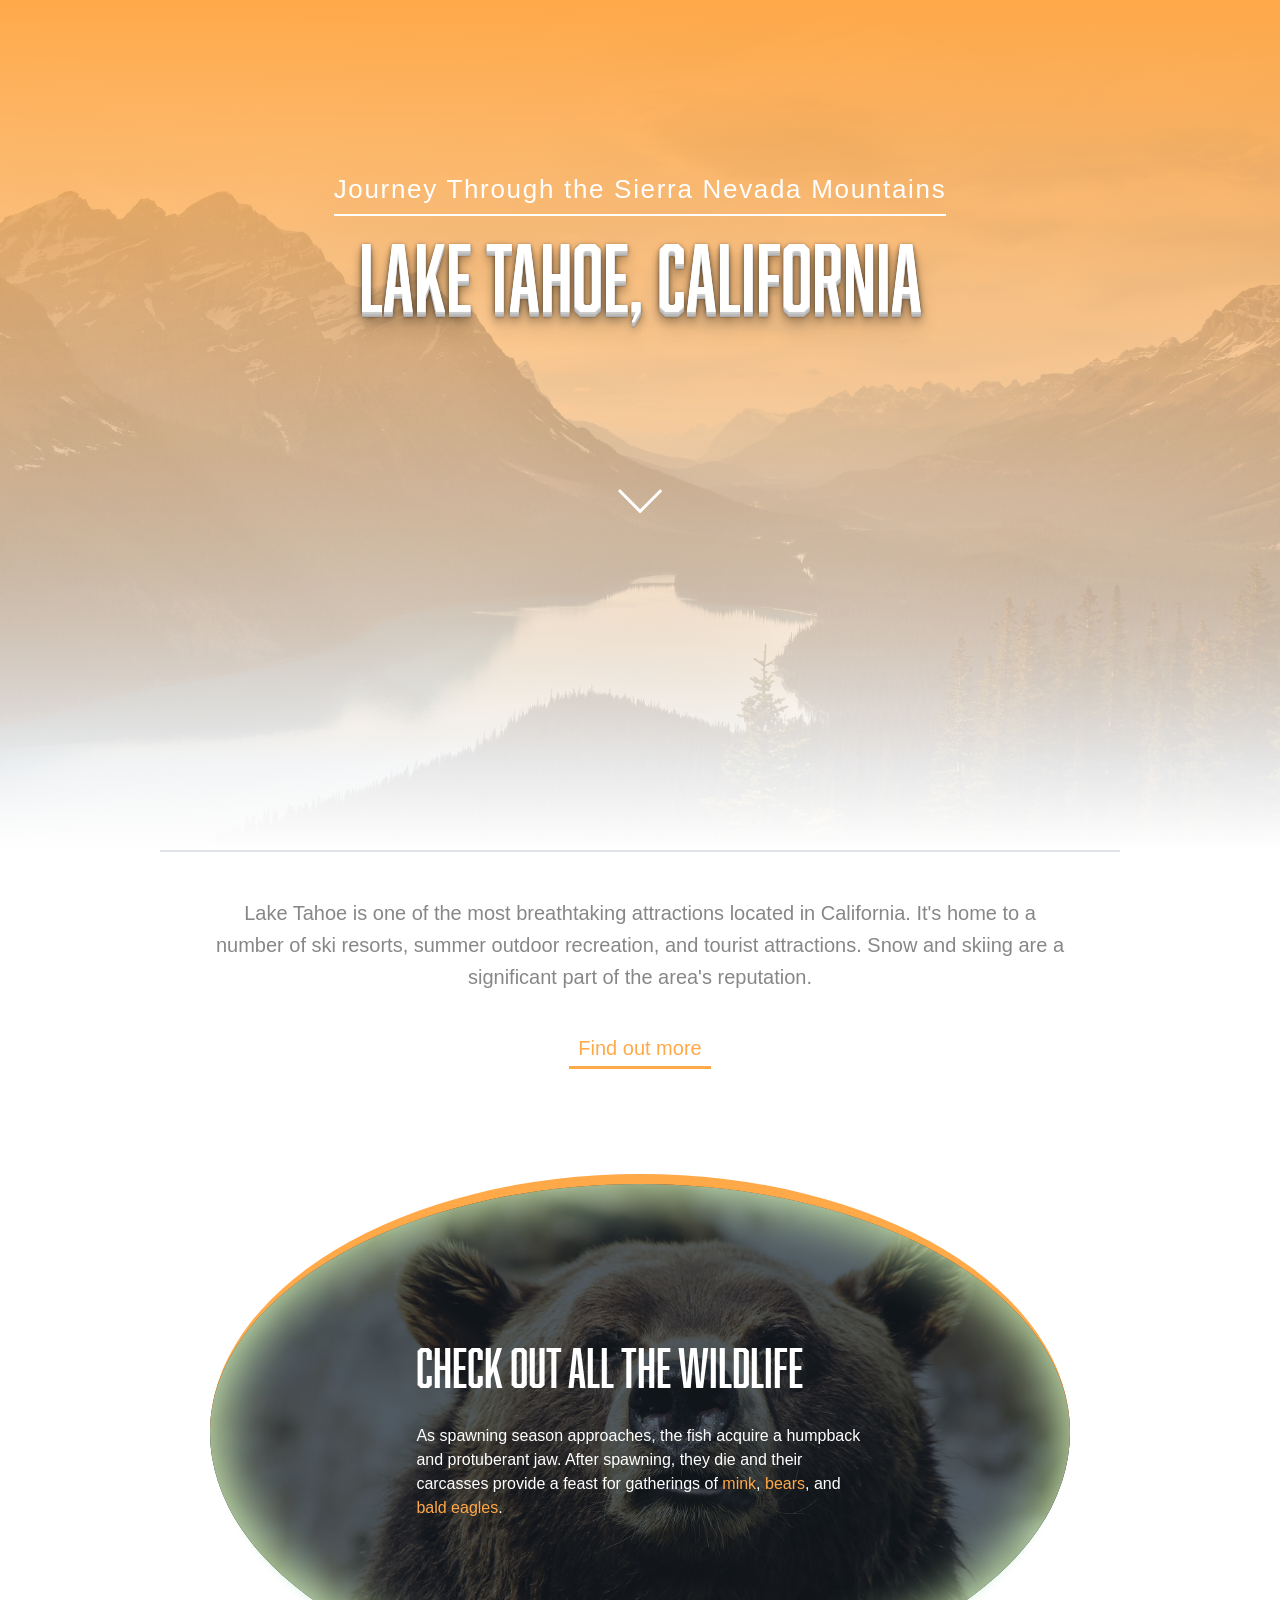
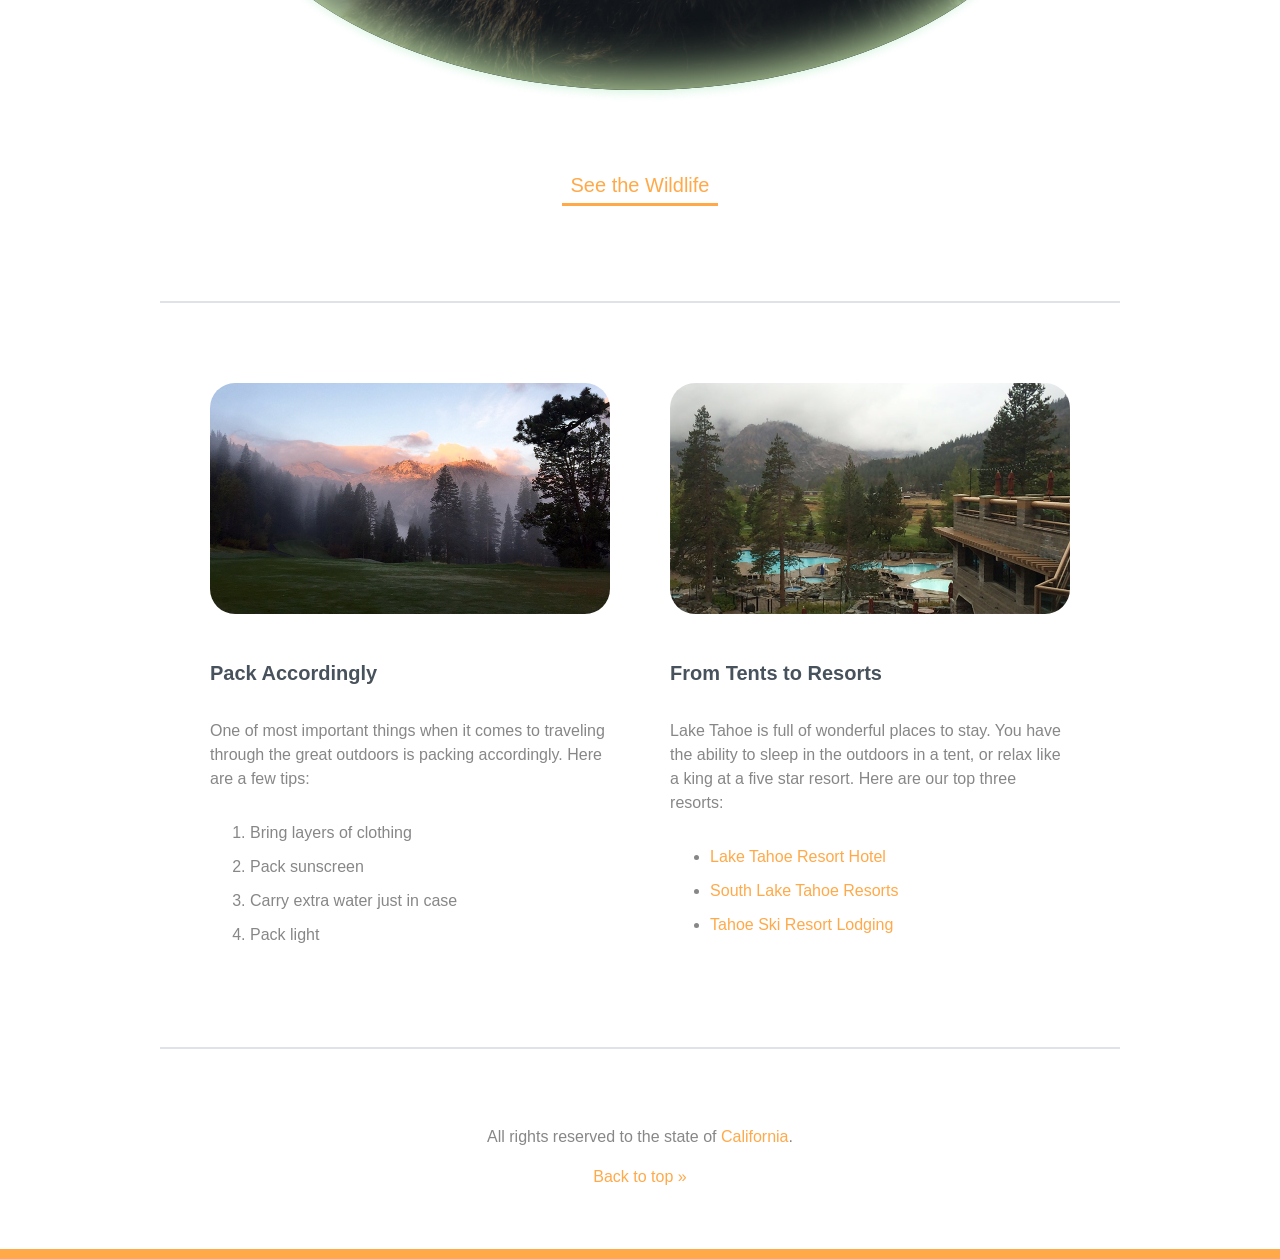
<file: LakeTahoe/index.html>
<!DOCTYPE html>
<html>
  <head>
    <title>Lake Tahoe</title>
    <link rel="stylesheet" href="css/style.css">
    <meta name="viewport" content="width=device-width, initial-scale=1">

  </head>
  <body> 
    <header id="top" class="main-header">
      <span class="title">Journey Through the Sierra Nevada Mountains</span>
      <h1>Lake Tahoe, California</h1>
      <a href="#explore"><img class="arrow"  src="img/arrow.svg" alt="Down arrow"></a>
    </header>
    
		<div class="primary-content t-border">
			<p class="intro" id="explore">
				Lake Tahoe is one of the most breathtaking attractions located in California. It's home to a number of ski resorts, summer outdoor recreation, and tourist attractions. Snow and skiing are a significant part of the area's reputation.
			</p>
			<a class="callout"  href="#more">Find out more</a>
      
      <div class="wildlife">
        <h2>Check out all the Wildlife</h2>
        <p>
          As spawning season approaches, the fish acquire a humpback and protuberant jaw. After spawning, they die and their carcasses provide a feast for gatherings of <a href="#mink">mink</a>, <a href="#bears">bears</a>, and <a href="#eagles">bald eagles</a>.
        </p>
      </div><!-- End .wildlife -->
      
			<a class="callout" href="#wildlife">See the Wildlife</a>
		</div><!-- End .primary-content -->

		<div class="secondary-content t-border group"> 
      <div class="resorts">
        <img src="img/resort.jpg" alt="Resort">
        <h3>From Tents to Resorts</h3>
        <p>
          Lake Tahoe is full of wonderful places to stay. You have the ability to sleep in the outdoors in a tent, or relax like a king at a five star resort. Here are our top three resorts:
        </p>
        <ul>
          <li><a href="#hotels">Lake Tahoe Resort Hotel</a></li>
          <li><a href="#resorts">South Lake Tahoe Resorts</a></li>
          <li><a href="#lodging">Tahoe Ski Resort Lodging</a></li>
        </ul>		
      </div>
      
      <div class="trips">
        <img src="img/mtn-landscape.jpg" alt="Mountain Landscape">
        <h3>Pack Accordingly</h3>
        <p>
          One of most important things when it comes to traveling through the great outdoors is packing accordingly. Here are a few tips:
        </p>
        <ol>
          <li>Bring layers of clothing</li>
          <li>Pack sunscreen</li>
          <li>Carry extra water just in case</li>
          <li>Pack light</li>
        </ol>
      </div>
		</div><!-- End .secondary-content -->
    
		<footer class="main-footer">
			<p>All rights reserved to the state of <a href="#">California</a>.</p>
			<a href="#top">Back to top &raquo;</a>
		</footer>
  </body>
</html>
</file>
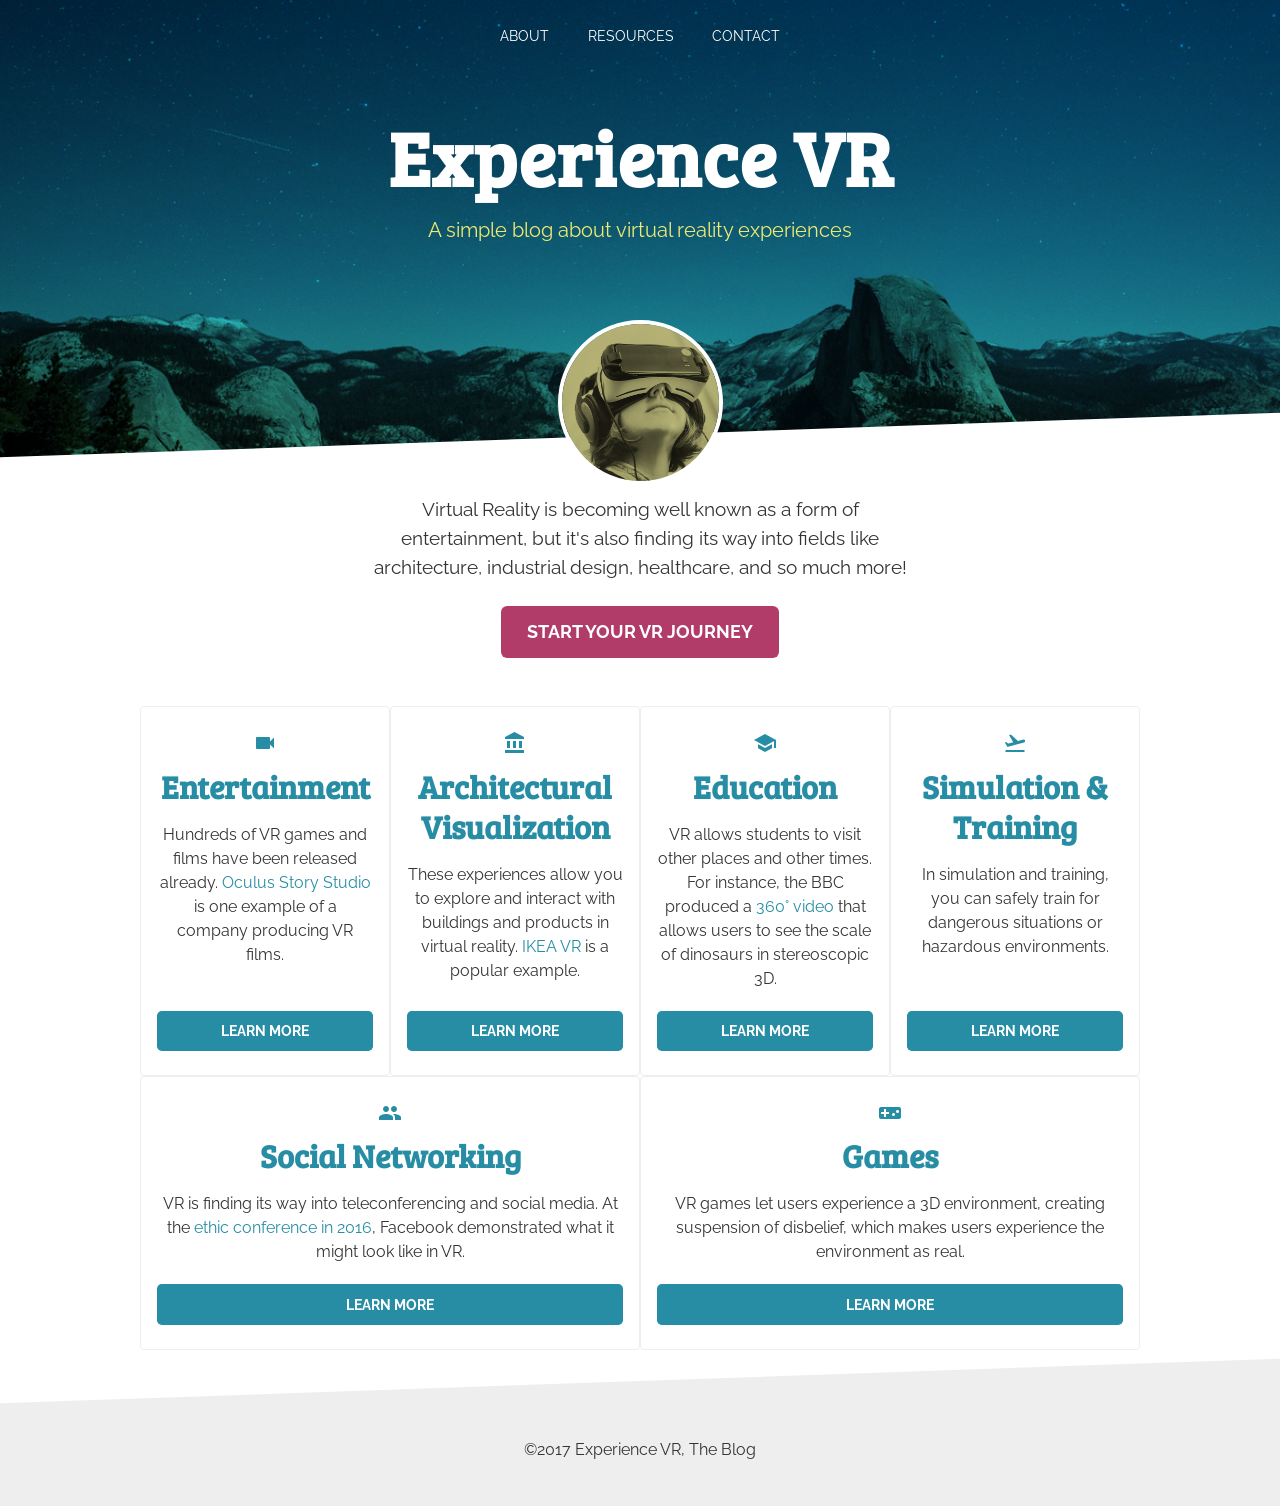
<file: mixinPlaceholder/index.html>
<!DOCTYPE html>
<html>
  <head>
    <meta charset="utf-8">
    <meta name="viewport" content="width=device-width, initial-scale=1, shrink-to-fit=no">
    <title>Experience VR</title>
    <link href="https://fonts.googleapis.com/css?family=Bree+Serif|Raleway" rel="stylesheet">
    <link href="https://fonts.googleapis.com/icon?family=Material+Icons"
      rel="stylesheet">
    <link href="css/style.css" rel="stylesheet">
  </head>
  <body>
    <header>
      <div class="inner">
        <ul class="main-nav">
          <li><a href="#">About</a></li>
          <li><a href="#">Resources</a></li>
          <li><a href="#">Contact</a></li>                
        </ul>
        <h1>Experience VR</h1>
        <p>A simple blog about virtual reality experiences</p>
        <img class="img-featured" src="img/featured.jpg" alt="VR headset">
      </div>
    </header>
    
    <div class="intro">
      <p> Virtual Reality is becoming well known as a form of entertainment, but it's also finding its way into fields like architecture, industrial design, healthcare, and so much more!</p>
      <a class="btn-callout" href="https://teamtreehouse.com/vr">Start Your VR Journey</a>
    </div>
    
    <div class="main-content">
      <div class="card">
        <i class="material-icons icon">videocam</i>
        <h1>Entertainment</h1>
        <p>Hundreds of VR games and films have been released already. <a href="#">Oculus Story Studio</a> is one example of a company producing VR films.</p>
        <a class="btn-info" href="#">Learn more</a>
      </div>
      <div class="card">
        <i class="material-icons icon">account_balance</i>
        <h1>Architectural Visualization</h1>
        <p>These experiences allow you to explore and interact with buildings and products in virtual reality. <a href="#">IKEA VR</a> is a popular example.</p>
        <a class="btn-info" href="#">Learn more</a>        
      </div>
      <div class="card"> 
        <i class="material-icons icon">school</i>
        <h1>Education</h1>
        <p>VR allows students to visit other places and other times. For instance, the BBC produced a <a href="#">360° video</a> that allows users to see the scale of dinosaurs in stereoscopic 3D.</p>
        <a class="btn-info" href="#">Learn more</a>        
      </div> 
      <div class="card">
        <i class="material-icons icon">flight_takeoff</i>
        <h1>Simulation &amp; Training </h1>
        <p>In simulation and training, you can safely train for dangerous situations or hazardous environments.</p>
        <a class="btn-info" href="#">Learn more</a>
      </div>
      <div class="card">
        <i class="material-icons icon">people</i>
        <h1>Social Networking</h1>
        <p>VR is finding its way into teleconferencing and social media. At the <a href="#">ethic conference in 2016</a>, Facebook demonstrated what it might look like in VR.</p>
        <a class="btn-info" href="#">Learn more</a>        
      </div>
      <div class="card"> 
        <i class="material-icons icon">videogame_asset</i>
        <h1>Games</h1>
        <p>VR games let users experience a 3D environment, creating suspension of disbelief, which makes users experience the environment as real.</p>
        <a class="btn-info" href="#">Learn more</a>        
      </div>                
    </div>
    
    <footer>
      <span>&copy;2017 Experience VR, The Blog</span>
    </footer>
  </body>
</html>
</file>
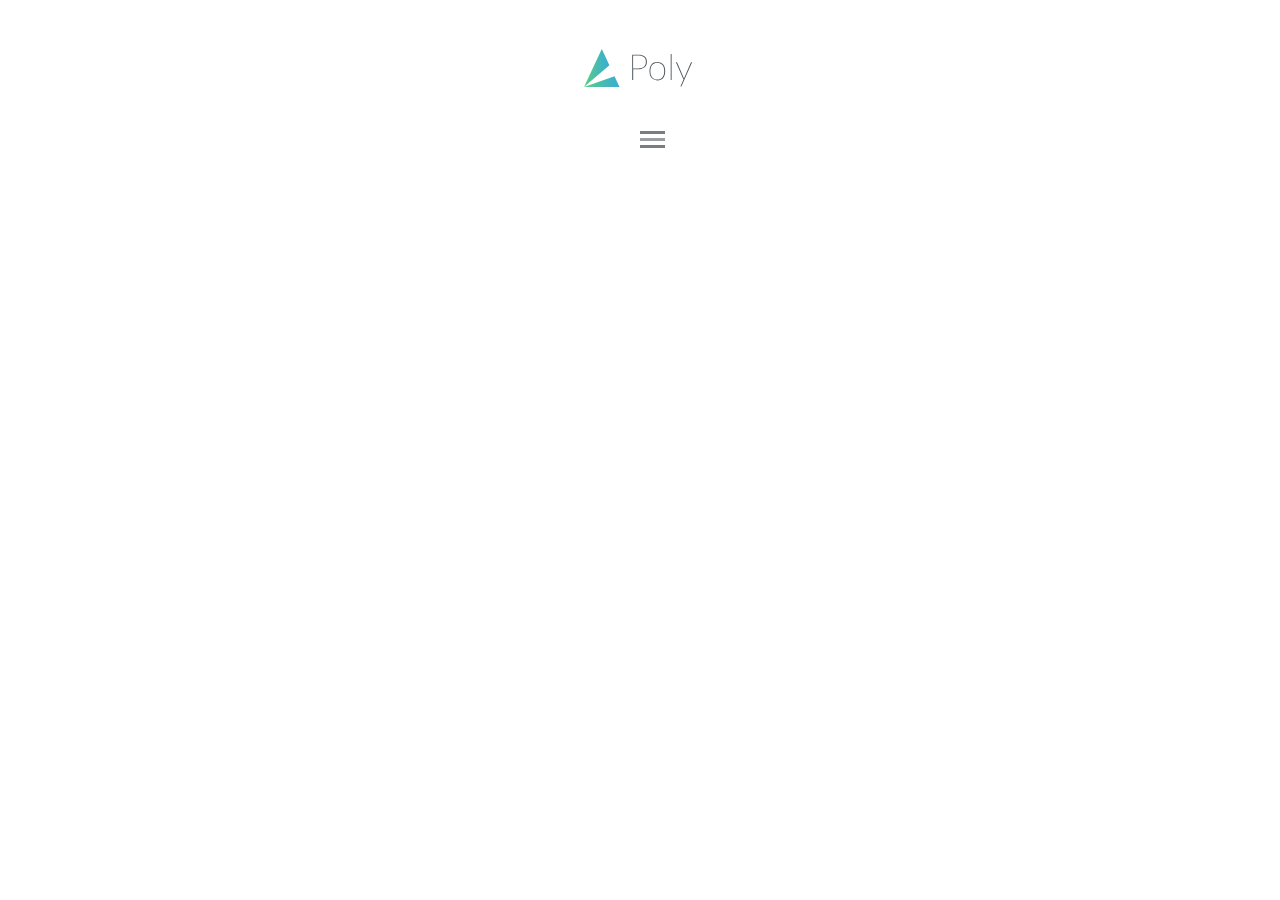
<file: Modular_Mixins_Functions/index.html>
<!DOCTYPE html>
<html>
  <head>
    <title>Poly UI Kit</title>
    <meta name="viewport" content="width=device-width, initial-scale=1">
    <link rel="stylesheet" href="css/application.css">
  </head>
  <body>
    <header role="banner"> 
      
      <a class="site-logo" href="/">
        <b class="srt">Poly - UI Toolkit</b>
      </a>
      
      <nav role="navigation">
        <span class="icn-toggle">
          <b class="srt">Toggle</b>
        </span>   
      </nav>
      
    </header>      
  </body>
</html>
</file>
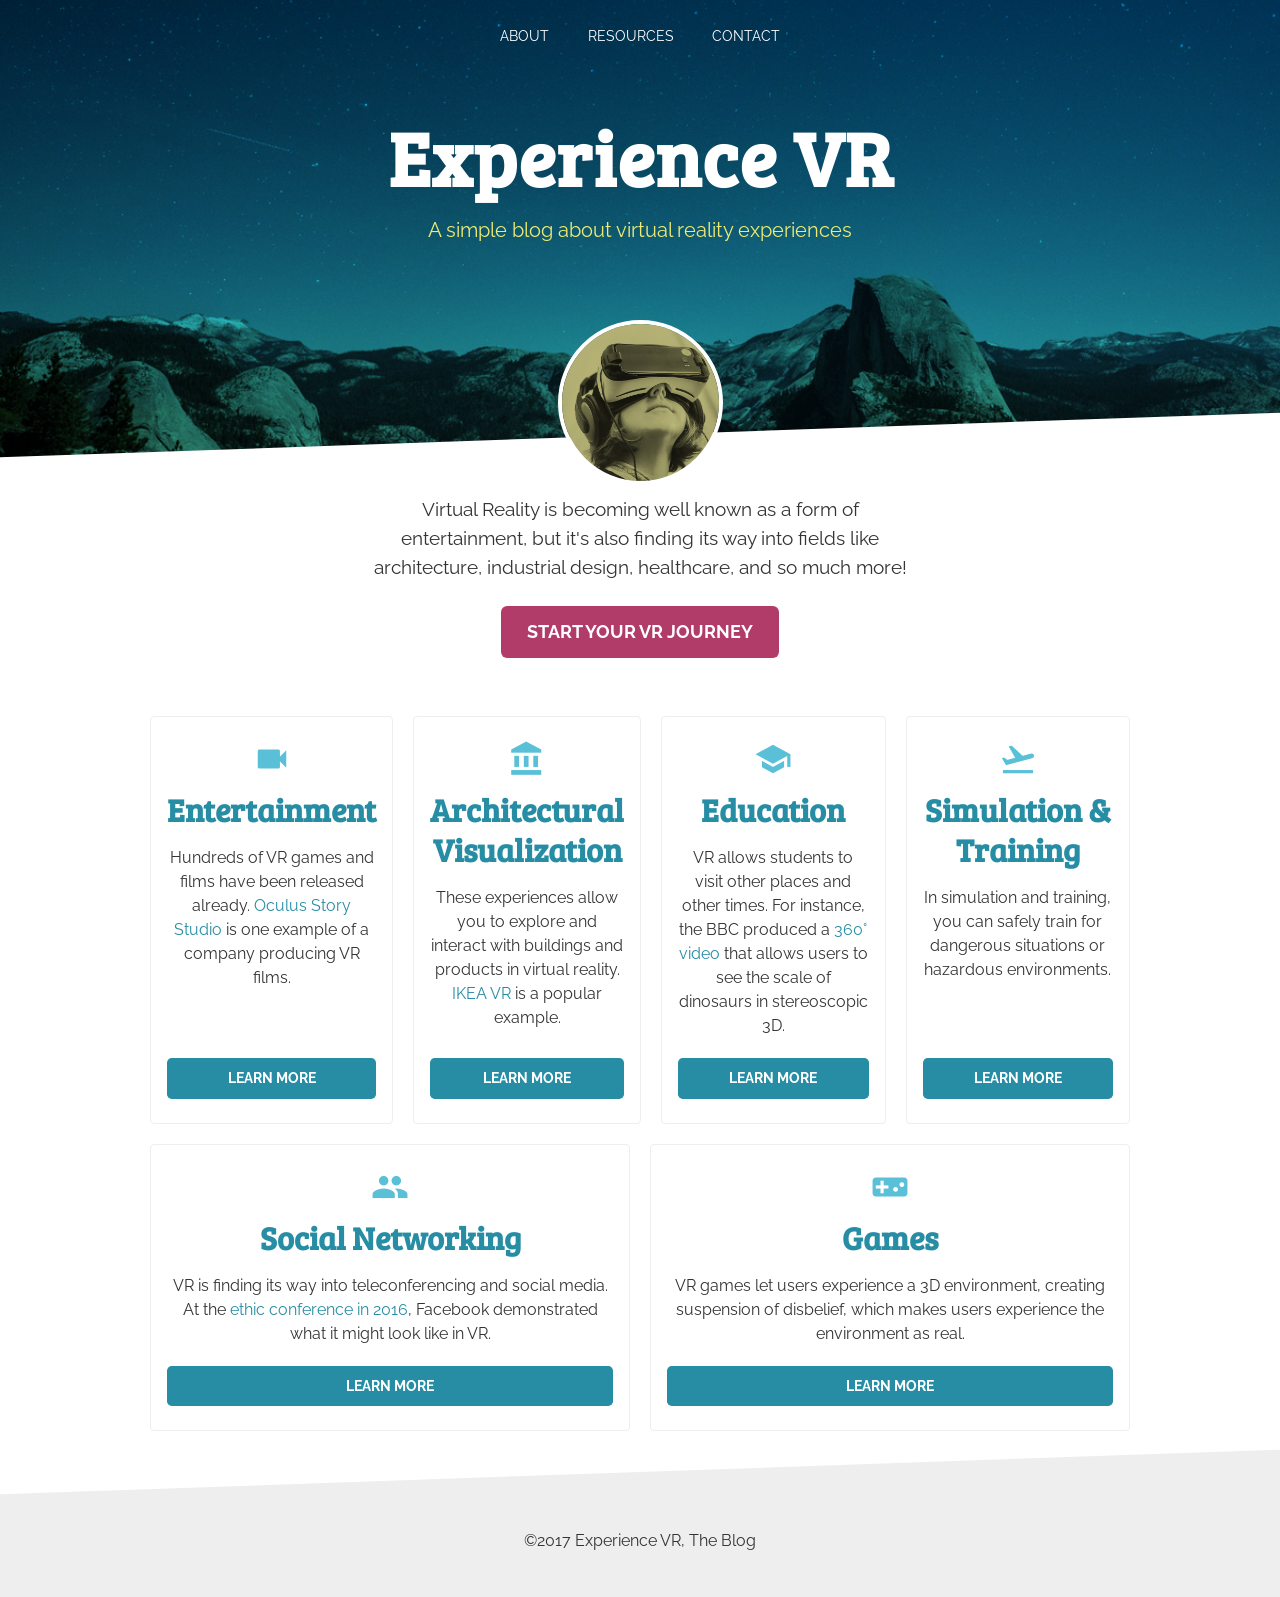
<file: nestingVariables/index.html>
<!DOCTYPE html>
<html>
  <head>
    <meta charset="utf-8">
    <meta name="viewport" content="width=device-width, initial-scale=1, shrink-to-fit=no">
    <title>Experience VR</title>
    <link href="https://fonts.googleapis.com/css?family=Bree+Serif|Raleway" rel="stylesheet">
    <link href="https://fonts.googleapis.com/icon?family=Material+Icons"
      rel="stylesheet">
    <link href="css/style.css" rel="stylesheet">
  </head>
  <body>
    <header>
      <div class="inner">
        <ul class="main-nav">
          <li><a href="#">About</a></li>
          <li><a href="#">Resources</a></li>
          <li><a href="#">Contact</a></li>                
        </ul>
        <h1>Experience VR</h1>
        <p>A simple blog about virtual reality experiences</p>
        <img class="img-featured" src="img/featured.jpg" alt="VR headset">
      </div>
    </header>
    
    <div class="intro">
      <p> Virtual Reality is becoming well known as a form of entertainment, but it's also finding its way into fields like architecture, industrial design, healthcare, and so much more!</p>
      <a class="btn-callout" href="https://teamtreehouse.com/vr">Start Your VR Journey</a>
    </div>
    
    <div class="main-content">
      <div class="card">
        <i class="material-icons icn-ent">videocam</i>
        <h1>Entertainment</h1>
        <p>Hundreds of VR games and films have been released already. <a href="#">Oculus Story Studio</a> is one example of a company producing VR films.</p>
        <a class="btn-info" href="#">Learn more</a>
      </div>
      <div class="card">
        <i class="material-icons icn-arch">account_balance</i>
        <h1>Architectural Visualization</h1>
        <p>These experiences allow you to explore and interact with buildings and products in virtual reality. <a href="#">IKEA VR</a> is a popular example.</p>
        <a class="btn-info" href="#">Learn more</a>        
      </div>
      <div class="card"> 
        <i class="material-icons icn-edu">school</i>
        <h1>Education</h1>
        <p>VR allows students to visit other places and other times. For instance, the BBC produced a <a href="#">360° video</a> that allows users to see the scale of dinosaurs in stereoscopic 3D.</p>
        <a class="btn-info" href="#">Learn more</a>        
      </div> 
      <div class="card">
        <i class="material-icons icn-sim">flight_takeoff</i>
        <h1>Simulation &amp; Training </h1>
        <p>In simulation and training, you can safely train for dangerous situations or hazardous environments.</p>
        <a class="btn-info" href="#">Learn more</a>
      </div>
      <div class="card">
        <i class="material-icons icn-soc">people</i>
        <h1>Social Networking</h1>
        <p>VR is finding its way into teleconferencing and social media. At the <a href="#">ethic conference in 2016</a>, Facebook demonstrated what it might look like in VR.</p>
        <a class="btn-info" href="#">Learn more</a>        
      </div>
      <div class="card"> 
        <i class="material-icons icn-games">videogame_asset</i>
        <h1>Games</h1>
        <p>VR games let users experience a 3D environment, creating suspension of disbelief, which makes users experience the environment as real.</p>
        <a class="btn-info" href="#">Learn more</a>        
      </div>                
    </div>
    
    <footer>
      <span>&copy;2017 Experience VR, The Blog</span>
    </footer>
  </body>
</html>
</file>
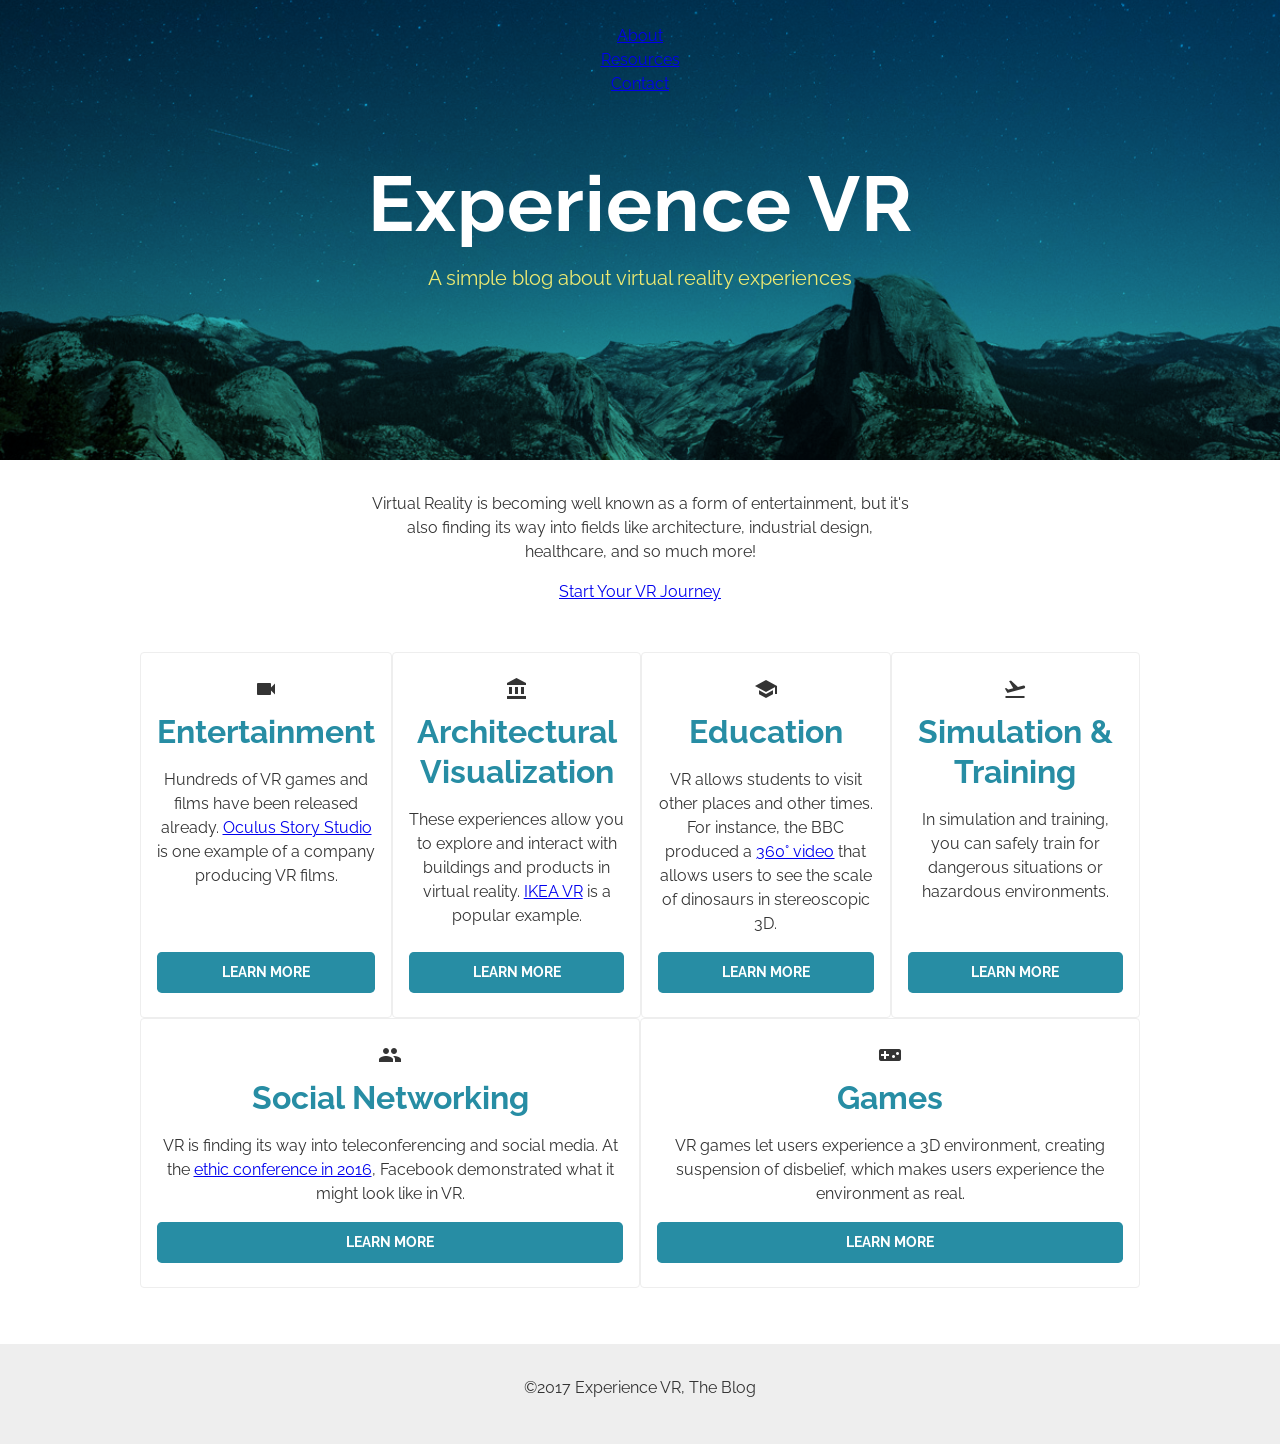
<file: sass_inital/index.html>
<!DOCTYPE html>
<html>
  <head>
    <meta charset="utf-8">
    <meta name="viewport" content="width=device-width, initial-scale=1, shrink-to-fit=no">
    <title>Experience VR</title>
    <link href="https://fonts.googleapis.com/css?family=Bree+Serif|Raleway" rel="stylesheet">
    <link href="https://fonts.googleapis.com/icon?family=Material+Icons"
      rel="stylesheet">
    <link href="css/style.css" rel="stylesheet">
  </head>
  <body>
    <header>
      <div class="inner">
        <ul class="main-nav">
          <li><a href="#">About</a></li>
          <li><a href="#">Resources</a></li>
          <li><a href="#">Contact</a></li>                
        </ul>
        <h1>Experience VR</h1>
        <p>A simple blog about virtual reality experiences</p>
<!--        <img class="img-featured" src="img/featured.jpg" alt="VR headset">-->
      </div>
    </header>
    
    <div class="intro">
      <p> Virtual Reality is becoming well known as a form of entertainment, but it's also finding its way into fields like architecture, industrial design, healthcare, and so much more!</p>
      <a class="btn btn-callout" href="https://teamtreehouse.com/vr">Start Your VR Journey</a>
    </div>
    
    <div class="main-content">
      <div class="card">
        <i class="material-icons icon">videocam</i>
        <h1>Entertainment</h1>
        <p>Hundreds of VR games and films have been released already. <a href="#">Oculus Story Studio</a> is one example of a company producing VR films.</p>
        <a class="btn btn-info" href="#">Learn more</a>
      </div>
      <div class="card">
        <i class="material-icons icon">account_balance</i>
        <h1>Architectural Visualization</h1>
        <p>These experiences allow you to explore and interact with buildings and products in virtual reality. <a href="#">IKEA VR</a> is a popular example.</p>
        <a class="btn btn-info" href="#">Learn more</a>        
      </div>
      <div class="card"> 
        <i class="material-icons icon">school</i>
        <h1>Education</h1>
        <p>VR allows students to visit other places and other times. For instance, the BBC produced a <a href="#">360° video</a> that allows users to see the scale of dinosaurs in stereoscopic 3D.</p>
        <a class="btn btn-info" href="#">Learn more</a>        
      </div> 
      <div class="card">
        <i class="material-icons icon">flight_takeoff</i>
        <h1>Simulation &amp; Training </h1>
        <p>In simulation and training, you can safely train for dangerous situations or hazardous environments.</p>
        <a class="btn btn-info" href="#">Learn more</a>
      </div>
      <div class="card">
        <i class="material-icons icon">people</i>
        <h1>Social Networking</h1>
        <p>VR is finding its way into teleconferencing and social media. At the <a href="#">ethic conference in 2016</a>, Facebook demonstrated what it might look like in VR.</p>
        <a class="btn btn-info" href="#">Learn more</a>        
      </div>
      <div class="card"> 
        <i class="material-icons icon">videogame_asset</i>
        <h1>Games</h1>
        <p>VR games let users experience a 3D environment, creating suspension of disbelief, which makes users experience the environment as real.</p>
        <a class="btn btn-info" href="#">Learn more</a>        
      </div>                
    </div>
    
    <footer>
      <span>&copy;2017 Experience VR, The Blog</span>
    </footer>
  </body>
</html>
</file>
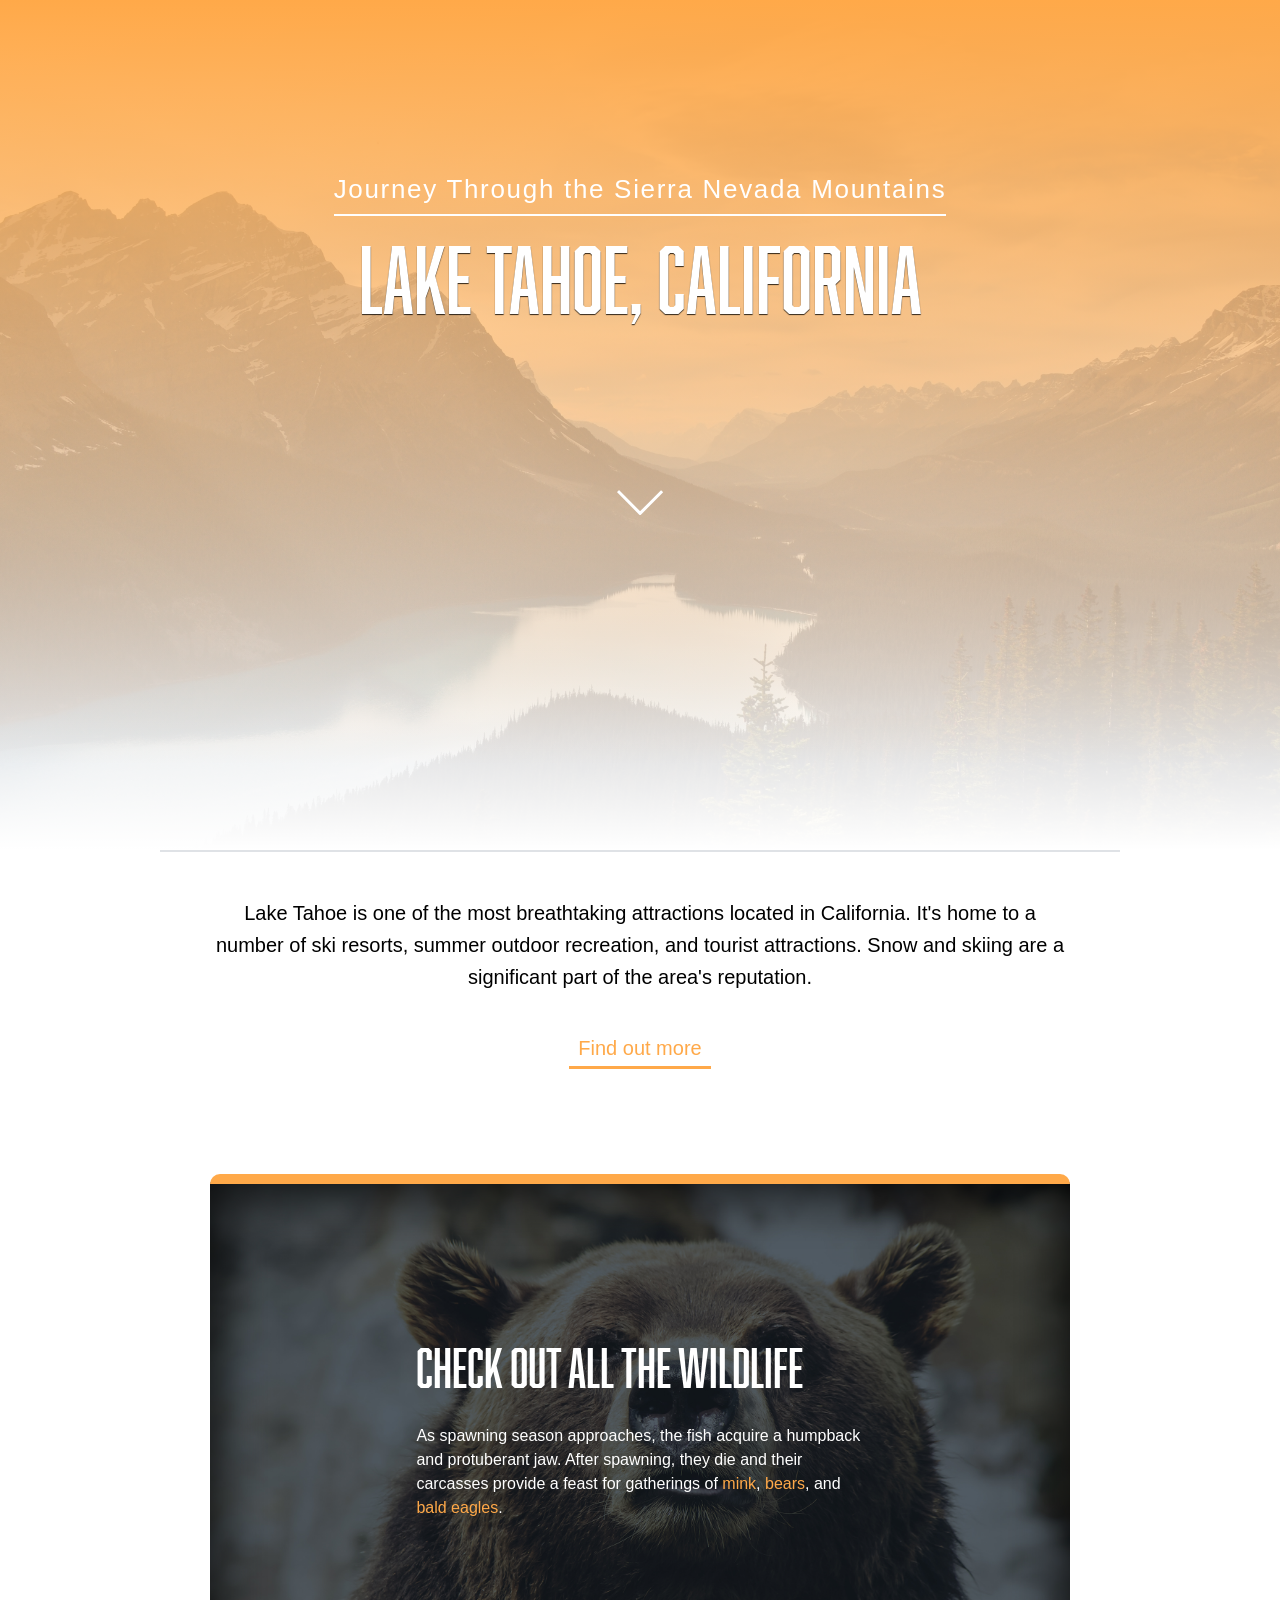
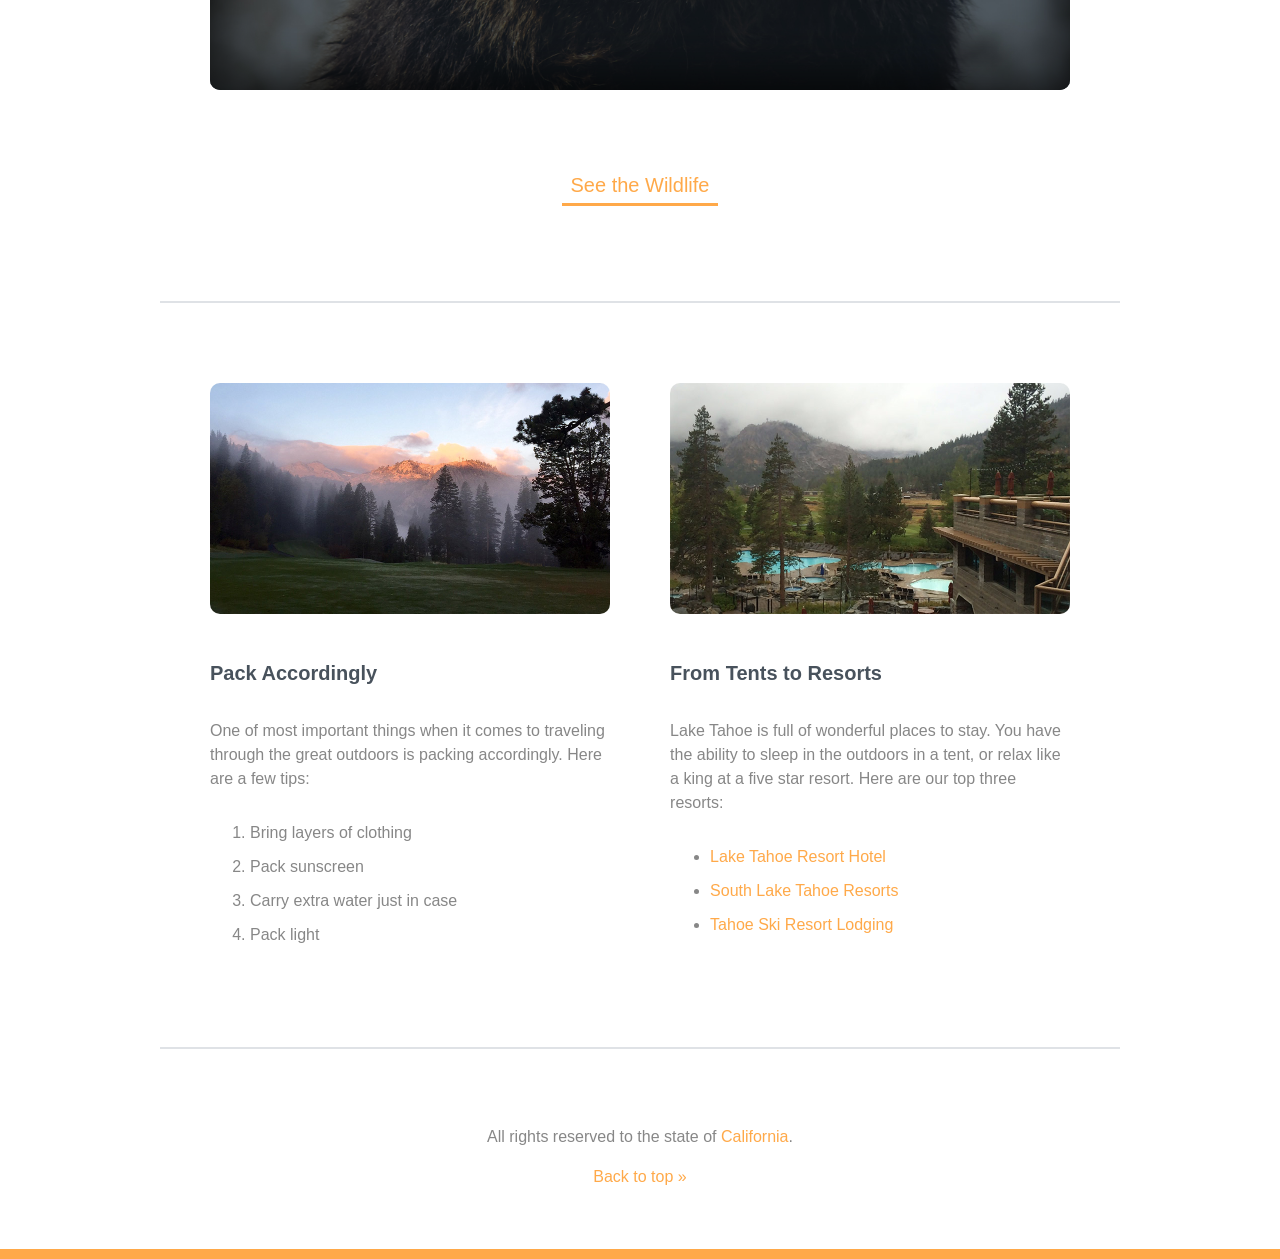
<file: LakeTahoe/placeholder/index.html>
<!DOCTYPE html>
<html>
  <head>
    <title>Lake Tahoe</title>
    <link rel="stylesheet" href="css/application.css">
    <meta name="viewport" content="width=device-width">
  </head>
  <body> 
    <header id="top" class="main-header">
      <span class="main-title">Journey Through the Sierra Nevada Mountains</span>
      <h1 class="main-heading">Lake Tahoe, California</h1>
      <img class="arrow" src="img/arrow.svg" alt="Down arrow">
    </header>
    
		<div class="primary-content">
			<p class="intro">
				Lake Tahoe is one of the most breathtaking attractions located in California. It's home to a number of ski resorts, summer outdoor recreation, and tourist attractions. Snow and skiing are a significant part of the area's reputation.
			</p>
			<a class="callout" href="#more">Find out more</a>
      
      <div class="wildlife">
        <h2>Check out all the Wildlife</h2>
        <p>
          As spawning season approaches, the fish acquire a humpback and protuberant jaw. After spawning, they die and their carcasses provide a feast for gatherings of <a href="#mink">mink</a>, <a href="#bears">bears</a>, and <a href="#eagles">bald eagles</a>.
        </p>
      </div><!-- End .wildlife -->
      
			<a class="callout" href="#wildlife">See the Wildlife</a>
		</div><!-- End .primary-content -->

		<div class="secondary-content"> 
      <div class="resorts">
        <img src="img/resort.jpg" alt="Resort">
        <h3>From Tents to Resorts</h3>
        <p>
          Lake Tahoe is full of wonderful places to stay. You have the ability to sleep in the outdoors in a tent, or relax like a king at a five star resort. Here are our top three resorts:
        </p>
        <ul>
          <li><a href="#hotels">Lake Tahoe Resort Hotel</a></li>
          <li><a href="#resorts">South Lake Tahoe Resorts</a></li>
          <li><a href="#lodging">Tahoe Ski Resort Lodging</a></li>
        </ul>		
      </div>
      
      <div class="tips">
        <img src="img/mtn-landscape.jpg" alt="Mountain Landscape">
        <h3>Pack Accordingly</h3>
        <p>
          One of most important things when it comes to traveling through the great outdoors is packing accordingly. Here are a few tips:
        </p>
        <ol>
          <li>Bring layers of clothing</li>
          <li>Pack sunscreen</li>
          <li>Carry extra water just in case</li>
          <li>Pack light</li>
        </ol>
      </div>
		</div><!-- End .secondary-content -->
    
		<footer class="main-footer">
			<p>All rights reserved to the state of <a href="#">California</a>.</p>
			<a href="#top">Back to top &raquo;</a>
		</footer>
  </body>
</html>
</file>
<file: LakeTahoe/css/style.css>
/* Web Fonts -------------------- */
@font-face {
  font-family: 'Abolition Regular';
  src: url("../fonts/abolition-regular-webfont.eot");
  src: url("../fonts/abolition-regular-webfont.eot?#iefix") format("embedded-opentype"), url("../fonts/abolition-regular-webfont.woff") format("woff"), url("../fonts/abolition-regular-webfont.ttf") format("truetype"); }
/* Base Styles -------------------- */
* {
  box-sizing: border-box; }

body {
  color: #878787;
  margin: 0;
  font: 1em/1.5 "Helvetica Neue", Helvetica, Arial, sans-serif; }

h1,
h2 {
  font-family: 'Abolition Regular',"Helvetica Neue", Helvetica, Arial, sans-serif; }

h1 {
  font-size: 5.625rem;
  /* 90px/16px  */
  color: white;
  text-transform: uppercase;
  font-weight: normal;
  line-height: 1.3;
  /* text-shadow: 5px 8px 0 steelBlue;*/
  /*3d text-shadow */
  text-shadow: 0 1px 0 #ccc, 0 2px 0 #c9c9c9, 0 3px 0 #bbb, 0 4px 0 #b9b9b9, 0 5px 0 #aaa, 0 6px 1px rgba(0, 0, 0, 0.1), 0 0 5px rgba(0, 0, 0, 0.1), 0 1px 3px rgba(0, 0, 0, 0.3), 0 3px 5px rgba(0, 0, 0, 0.2), 0 5px 10px rgba(0, 0, 0, 0.25), 0 10px 10px rgba(0, 0, 0, 0.2), 0 20px 20px rgba(0, 0, 0, 0.15);
  margin: 10px 0 0; }

h2 {
  font-size: 3.3125em;
  /* 53px/16px  */
  font-weight: normal;
  line-height: 1.1;
  margin: 0 0 .5em;
  /* 0 0 26px */ }

h3 {
  font-size: 1.25em;
  /* 20px/16px  */
  color: #48525c;
  line-height: 1.2;
  margin-bottom: 1.7em;
  /* 34px */ }

img {
  max-width: 100%;
  margin-bottom: 20px;
  border-radius: 25px; }

ul,
ol {
  margin: 30px 0; }

li {
  margin-bottom: 10px; }

/* Pseudo-classes ------------------ */
a:link {
  color: #ffa949;
  text-decoration: none; }

a:visited {
  color: lightblue; }

a:hover {
  color: rgba(255, 169, 73, 0.4); }

a:active {
  color: lightcoral; }

/* Main Styles --------------------- */
.main-header {
  padding-top: 170px;
  height: 850px;
  background: linear-gradient(#ffa949, transparent 90%), linear-gradient(0deg, #fff, transparent), #ffa949 url("../img/mountains.jpg") no-repeat center;
  background-size: cover;
  /* background-image: linear-gradient(#ffa949, steelBlue);
   
   background-image: radial-gradient(closest-side,violet 0%, steelBlue 25%,dodgerblue 50%, cornflowerblue 75%, royalblue 90% ,darkslateblue 100%); */ }

.title {
  color: white;
  font-size: 1.625rem;
  /* 26px/16px */
  letter-spacing: .065em;
  font-weight: 500;
  border-bottom: 2px solid;
  padding-bottom: 10px; }

.intro {
  font-size: 1.25em;
  /* 20px/16px */
  line-height: 1.6; }

.primary-content,
.main-header,
.main-footer {
  text-align: center; }

.primary-content {
  padding-top: 25px;
  padding-bottom: 95px; }

.secondary-content {
  padding-top: 80px;
  padding-bottom: 70px;
  border-bottom: 2px solid #dfe2e6; }

.callout {
  font-size: 1.25em;
  border-bottom: 3px solid;
  padding: 0 9px 3px;
  margin-top: 20px;
  display: inline-block; }

.main-footer {
  padding-top: 60px;
  padding-bottom: 60px;
  border-bottom: 10px solid #ffa949; }

.t-border {
  border-top: 2px solid #dfe2e6; }

/* Layout Styles ------------------ */
.primary-content,
.secondary-content {
  width: 75%;
  padding-left: 50px;
  padding-right: 50px;
  margin: auto;
  max-width: 960px; }

.wildlife {
  color: white;
  text-align: left;
  padding: 18% 24%;
  border-top: 10px solid #ffa949;
  margin: 105px 0 60px;
  background: #434a52 url("../img/bear.jpg") no-repeat center;
  background-size: cover;
  box-shadow: 0 15px 10px -12px rgba(127, 222, 159, 0.3), inset 0 0 50px 10px rgba(222, 255, 190, 0.9);
  border-radius: 75%; }

.arrow {
  width: 50px;
  margin-top: 150px; }

/* Floated Columns ------------------ */
.resorts,
.trips {
  width: 46.5%; }

.trips {
  float: left; }

.resorts {
  float: right; }

/* Float Clearfix ------------------ */
.group:after {
  content: "";
  display: table;
  clear: both; }

/* Media Queries ------------------ */
@media (max-width: 1024px) {
  .primary-content,
  .secondary-content {
    width: 90%; }

  .wildlife {
    padding: 10% 12%;
    margin: 50px 0 20px; } }
@media (max-width: 768px) {
  .primary-content,
  .secondary-content {
    width: 100%;
    padding: 20px;
    border-top: none; }

  .main-header {
    max-height: 380px;
    padding: 50px 25px 0; }

  .title {
    font-size: 1.3rem;
    border: none; }

  h1 {
    font-size: 5rem;
    line-height: 1.1; }

  .arrow {
    display: none; }

  .intro {
    font-size: 1rem; }

  .resorts,
  .trips {
    float: none;
    width: 100%; }

  .main-footer {
    padding: 20px 0; } }

/*# sourceMappingURL=style.css.map */
</file>
<file: mixinPlaceholder/css/style.css>
/* BASE ------------------------------------------- */
* {
  box-sizing: border-box; }

body {
  color: #343434;
  font-size: 1rem;
  line-height: 1.5;
  font-family: "Raleway", sans-serif;
  text-align: center;
  margin: 0; }

h1,
h2 {
  font-family: "Bree Serif", serif; }

ul {
  list-style-type: none;
  padding: 0;
  margin: 0; }

p {
  margin-bottom: 1.25em; }
  .intro p {
    font-size: 1.2em; }

a {
  color: #278da4;
  text-decoration: none; }
  a:hover {
    color: #b13c69; }

/* HEADER & FOOTER -------------------------------- */
header {
  height: 460px;
  background: linear-gradient(#009fe1, #3acec2), url("../img/bg.jpg") no-repeat;
  background-blend-mode: multiply;
  background-size: cover;
  position: relative; }
  header h1 {
    color: #fff;
    font-size: 4.8em;
    margin-bottom: 0;
    letter-spacing: 1px; }
  header p {
    color: #eeea72;
    font-size: 1.25em;
    margin: 0; }
  header::after {
    content: '';
    display: block;
    width: 100%;
    height: 50px;
    position: absolute;
    transform: skewY(-2deg);
    background-color: #fff;
    bottom: -25px; }

footer {
  padding: 2em 0 0;
  height: 100px;
  background-color: #eee;
  margin-top: 3.5em;
  position: relative; }
  footer::after {
    content: '';
    display: block;
    width: 100%;
    height: 50px;
    position: absolute;
    transform: skewY(-2deg);
    background-color: #eee;
    top: -25px; }

/* CONTAINERS ------------------------------------- */
.inner {
  padding: 0.5em 1em; }

.intro {
  margin: auto;
  padding: 1em 1em 3em; }

/* COMPONENTS ------------------------------------- */
.main-nav {
  margin-top: 1em; }
  .main-nav li {
    display: inline-block;
    margin: 0 0.65em; }
  .main-nav a {
    color: #fff;
    font-size: 0.85em;
    text-decoration: none;
    text-transform: uppercase;
    padding: 0.5em;
    transition: 0.3s; }
    .main-nav a:hover {
      color: #eeea72; }

.img-featured {
  width: 165px;
  border: 4px solid #fff;
  border-radius: 50%;
  margin-top: 75px;
  position: relative;
  z-index: 100; }

.card {
  display: flex;
  flex-direction: column;
  padding: 1.5em 1em;
  border: 1px solid #eee;
  border-radius: 0.25em; }
  .card h1 {
    margin: 0.35em 0 0;
    line-height: 1.25; }
  .card .icon,
  .card h1 {
    color: #278da4; }

.btn-callout, .btn-info {
  color: #fff;
  display: inline-block;
  font-weight: bold;
  text-decoration: none;
  text-transform: uppercase;
  padding: 0.75em 1.5em;
  border-radius: 0.35em; }
  .btn-callout:hover, .btn-info:hover {
    color: #fff;
    opacity: 0.8; }
  .btn-callout:active, .btn-info:active {
    opacity: initial; }

.btn-callout {
  font-size: 1.1em;
  background-color: #b13c69; }
.btn-info {
  font-size: 0.85em;
  background-color: #278da4;
  margin-top: auto; }

/* MEDIA QUERIES ---------------------------------- */
@media (max-width: 575px) {
  header {
    height: 340px; }
    header h1 {
      font-size: 3.4em; }

  .img-featured {
    display: none; } }
@media (min-width: 576px) {
  .main-content {
    display: flex;
    flex-wrap: wrap; }

  .card {
    flex: 1; } }
@media (min-width: 768px) {
  .main-content {
    width: 90%;
    max-width: 1000px;
    margin-left: auto;
    margin-right: auto; } }
@media (min-width: 992px) {
  header {
    background-position: 0 0, 0 45%; }

  .intro {
    width: 45%; } }

/*# sourceMappingURL=style.css.map */
</file>
<file: Modular_Mixins_Functions/css/application.css>
@import url("http://fonts.googleapis.com/css?family=Lato:100,300,400,700,900");
.srt {
  border: 0;
  clip: rect(0 0 0 0);
  height: 1px;
  margin: -1px;
  overflow: hidden;
  padding: 0;
  position: absolute;
  width: 1px; }

.icn-toggle:before {
  display: block;
  content: '';
  position: absolute; }

html {
  font-family: sans-serif;
  -ms-text-size-adjust: 100%;
  -webkit-text-size-adjust: 100%; }

body {
  margin: 0; }

article,
aside,
details,
figcaption,
figure,
footer,
header,
hgroup,
main,
nav,
section,
summary {
  display: block; }

audio,
canvas,
progress,
video {
  display: inline-block;
  vertical-align: baseline; }

audio:not([controls]) {
  display: none;
  height: 0; }

[hidden],
template {
  display: none; }

a {
  background: transparent; }

a:active,
a:hover {
  outline: 0; }

abbr[title] {
  border-bottom: 1px dotted; }

b,
strong {
  font-weight: bold; }

dfn {
  font-style: italic; }

h1 {
  font-size: 2em;
  margin: 0.67em 0; }

mark {
  background: #ff0;
  color: #000; }

small {
  font-size: 80%; }

sub,
sup {
  font-size: 75%;
  line-height: 0;
  position: relative;
  vertical-align: baseline; }

sup {
  top: -0.5em; }

sub {
  bottom: -0.25em; }

img {
  border: 0; }

svg:not(:root) {
  overflow: hidden; }

figure {
  margin: 1em 40px; }

hr {
  -moz-box-sizing: content-box;
  box-sizing: content-box;
  height: 0; }

pre {
  overflow: auto; }

code,
kbd,
pre,
samp {
  font-family: monospace, monospace;
  font-size: 1em; }

button,
input,
optgroup,
select,
textarea {
  color: inherit;
  font: inherit;
  margin: 0; }

button {
  overflow: visible; }

button,
select {
  text-transform: none; }

button,
html input[type="button"],
input[type="reset"],
input[type="submit"] {
  -webkit-appearance: button;
  cursor: pointer; }

button[disabled],
html input[disabled] {
  cursor: default; }

button::-moz-focus-inner,
input::-moz-focus-inner {
  border: 0;
  padding: 0; }

input {
  line-height: normal; }

*
input[type="checkbox"],
input[type="radio"] {
  box-sizing: border-box;
  padding: 0; }

input[type="number"]::-webkit-inner-spin-button,
input[type="number"]::-webkit-outer-spin-button {
  height: auto; }

input[type="search"] {
  -webkit-appearance: textfield;
  -moz-box-sizing: content-box;
  -webkit-box-sizing: content-box;
  box-sizing: content-box; }

input[type="search"]::-webkit-search-cancel-button,
input[type="search"]::-webkit-search-decoration {
  -webkit-appearance: none; }

fieldset {
  border: 1px solid #c0c0c0;
  margin: 0 2px;
  padding: 0.35em 0.625em 0.75em; }

legend {
  border: 0;
  padding: 0; }

textarea {
  overflow: auto; }

optgroup {
  font-weight: bold; }

table {
  border-collapse: collapse;
  border-spacing: 0; }

td,
th {
  padding: 0; }

* {
  -moz-box-sizing: border-box;
  box-sizing: border-box; }

body {
  font-size: 16px;
  line-height: 1.5;
  font-family: "Lato", "Helvetica Neue", Helvetica, Arial, sans-serif; }

header {
  text-align: center;
  padding: 3em 0; }

h1 {
  font-weight: 300;
  font-size: 2.625em;
  line-height: 1.09524;
  margin-bottom: 1.66667em;
  color: #525559; }

h2 {
  font-family: "Helvetica Neue", Helvetica, Arial, sans-serif;
  font-weight: 100;
  font-size: 1.5em;
  color: #999da1; }

.site-logo {
  margin-bottom: 2em;
  background-image: url("../img/logo.svg");
  background-repeat: no-repeat;
  width: 115px;
  height: 45px;
  display: inline-block; }

.btn--default,
.progbar--default,
.tooltip--default {
  background-color: #52bab3; }
.btn--success,
.progbar--success,
.tooltip--success {
  background-color: #5ece7f; }
.btn--error,
.progbar--error,
.tooltip--error {
  background-color: #e67478; }
.btn--warning,
.progbar--warning,
.tooltip--warning {
  background-color: #ff784f; }
.btn--info,
.progbar--info,
.tooltip--info {
  background-color: #9279c3; }

.icn-toggle {
  width: 25px;
  height: 17px;
  position: absolute;
  border-top: solid 3px #797e83;
  border-bottom: solid 3px #797e83; }
  .icn-toggle:before {
    width: 25px;
    height: 3px;
    background: #999da1;
    top: 4px; }

/*# sourceMappingURL=application.css.map */
</file>
<file: sass_inital/css/style.css>
/* BASE ------------------------------------------------- 
author: iftekhar chowdhury
*/
* {
  box-sizing: border-box; }

body {
  color: #343434;
  font-size: 1rem;
  line-height: 1.5;
  font-family: "Raleway", sans-serif;
  text-align: center;
  margin: 0; }

h1,
h2 {
  font-family: "Raleway", sans-serif; }

ul {
  list-style-type: none;
  padding: 0;
  margin: 0; }

/* HEADER & FOOTER ----------------------------------------- */
header {
  height: 460px;
  background: linear-gradient(#009fe1, #3acec2), url("../img/bg.jpg") no-repeat;
  background-blend-mode: multiply;
  background-size: cover; }

header h1 {
  color: #fff;
  font-size: 4.8em;
  margin-bottom: 0;
  letter-spacing: 1px; }

header p {
  color: #eeea72;
  font-size: 1.25em;
  margin: 0; }

footer {
  padding: 2em 0 0;
  height: 100px;
  background-color: #eee;
  margin-top: 3.5em; }

/* CONTAINERS ---------------------------------------------- */
.inner {
  padding: 0.5em 1em; }

.intro {
  margin: auto;
  padding: 1em 1em 3em; }

/* COMPONENTS ----------------------------------------------- */
.main-nav {
  margin-top: 1em; }

.card {
  display: flex;
  flex-direction: column;
  padding: 1.5em 1em;
  border: 1px solid #eee;
  border-radius: .25em; }

.card h1 {
  color: #278da4;
  margin: 0.35em 0 0;
  line-height: 1.25; }

.btn-info {
  color: #fff;
  display: inline-block;
  font-size: 0.85em;
  font-weight: bold;
  text-decoration: none;
  text-transform: uppercase;
  padding: 0.75em 1.5em;
  border-radius: 0.35em;
  background-color: #278da4;
  margin-top: auto; }

/* MEDIA QUERIES ------------------------------------------------- */
@media (max-width: 575px) {
  header {
    height: 340px; }

  header h1 {
    font-size: 3.4em; }

  .img-featured {
    display: none; } }
@media (min-width: 576px) {
  .main-content {
    display: flex;
    flex-wrap: wrap; }

  .card {
    flex: 1; } }
@media (min-width: 768px) {
  .main-content {
    width: 90%;
    max-width: 1000px;
    margin: 0 auto; } }
@media (min-width: 992px) {
  header {
    background-position: 0 0, 0 45%; }

  .intro {
    width: 45%; } }

/*# sourceMappingURL=style.css.map */
</file>
<file: LakeTahoe/placeholder/css/application.css>
/* Base Styles -------------------- */
* {
  box-sizing: border-box; }

body {
  color: #878787;
  margin: 0;
  font: 1em/1.5 "Helvetica Neue", Helvetica, Arial, sans-serif; }

h1,
h2 {
  font-family: 'Abolition Regular', Helvetica, Arial, sans-serif; }

h2 {
  font-size: 3.3125em;
  font-weight: normal;
  line-height: 1.1;
  margin: 0 0 .5em; }

h3 {
  font-size: 1.25em;
  color: #48525c;
  line-height: 1.2;
  margin-bottom: 1.7em; }

img {
  max-width: 100%;
  margin-bottom: 20px;
  border-radius: 10px; }

ul,
ol {
  margin: 30px 0; }

li {
  margin-bottom: 10px; }

/* Pseudo-classes ------------------ */
a:link {
  color: #ffa949;
  text-decoration: none; }

a:visited {
  color: lightblue; }

a:hover {
  color: rgba(255, 169, 73, 0.5); }

a:active {
  color: lightcoral; }

.main-header {
  padding-top: 170px;
  height: 850px;
  background: linear-gradient(#ffa949, transparent 90%), linear-gradient(0deg, #fff, transparent), #ffa949 url("../img/mountains.jpg") no-repeat center;
  background-size: cover; }

.main-footer {
  padding-top: 60px;
  padding-bottom: 60px;
  border-bottom: 10px solid #ffa949; }

.primary-content {
  padding-top: 25px;
  padding-bottom: 95px; }

.secondary-content {
  padding-top: 80px;
  padding-bottom: 70px;
  border-bottom: 2px solid #dfe2e6; }

.wildlife {
  color: white;
  text-align: left;
  padding: 18% 24%;
  border-top: 10px solid #ffa949;
  margin: 105px 0 60px;
  background: #434a52 url("../img/bear.jpg") no-repeat center;
  background-size: cover;
  box-shadow: inset 0 0 50px 10px rgba(0, 0, 0, 0.8);
  border-radius: 10px; }

/* Floated Columns ------------------ */
.tips {
  float: left; }

.resorts {
  float: right; }

.main-header, .main-footer, .primary-content {
  text-align: center; }

.primary-content, .secondary-content {
  border-top: 2px solid #dfe2e6; }

.primary-content, .secondary-content {
  width: 75%;
  padding-left: 50px;
  padding-right: 50px;
  margin: auto;
  max-width: 960px; }

.tips, .resorts {
  width: 46.5%; }

/* Float Clearfix ------------------ */
.secondary-content:after {
  content: "";
  display: table;
  clear: both; }

/* Web Fonts -------------------- */
@font-face {
  font-family: 'Abolition Regular';
  src: url("../fonts/abolition-regular-webfont.eot");
  src: url("../fonts/abolition-regular-webfont.eot?#iefix") format("embedded-opentype"), url("../fonts/abolition-regular-webfont.woff") format("woff"), url("../fonts/abolition-regular-webfont.ttf") format("truetype"); }
.main-heading {
  font-size: 5.625rem;
  color: white;
  text-transform: uppercase;
  font-weight: normal;
  line-height: 1.3;
  text-shadow: 0 1px 1px rgba(0, 0, 0, 0.8);
  margin: 12px 0 0; }

.main-title {
  color: white;
  font-size: 1.625rem;
  letter-spacing: .065em;
  font-weight: 200;
  border-bottom: 2px solid;
  padding-bottom: 10px; }

.intro {
  font-size: 1.25em;
  line-height: 1.6;
  color: initial; }

.callout {
  font-size: 1.25em;
  border-bottom: 3px solid;
  padding: 0 9px 3px;
  margin-top: 20px;
  display: inline-block; }

.arrow {
  width: 50px;
  margin-top: 150px; }

/*# sourceMappingURL=application.css.map */
</file>
<file: nestingVariables/css/style.css>
/*! normalize.css v5.0.0 | MIT License | github.com/necolas/normalize.css */
/**
 * 1. Change the default font family in all browsers (opinionated).
 * 2. Correct the line height in all browsers.
 * 3. Prevent adjustments of font size after orientation changes in
 *    IE on Windows Phone and in iOS.
 */
/* Document
   ========================================================================== */
html {
  font-family: sans-serif;
  /* 1 */
  line-height: 1.15;
  /* 2 */
  -ms-text-size-adjust: 100%;
  /* 3 */
  -webkit-text-size-adjust: 100%;
  /* 3 */ }

/* Sections
   ========================================================================== */
/**
 * Remove the margin in all browsers (opinionated).
 */
body {
  margin: 0; }

/**
 * Add the correct display in IE 9-.
 */
article,
aside,
footer,
header,
nav,
section {
  display: block; }

/**
 * Correct the font size and margin on `h1` elements within `section` and
 * `article` contexts in Chrome, Firefox, and Safari.
 */
h1 {
  font-size: 2em;
  margin: 0.67em 0; }

/* Grouping content
   ========================================================================== */
/**
 * Add the correct display in IE 9-.
 * 1. Add the correct display in IE.
 */
figcaption,
figure,
main {
  /* 1 */
  display: block; }

/**
 * Add the correct margin in IE 8.
 */
figure {
  margin: 1em 40px; }

/**
 * 1. Add the correct box sizing in Firefox.
 * 2. Show the overflow in Edge and IE.
 */
hr {
  box-sizing: content-box;
  /* 1 */
  height: 0;
  /* 1 */
  overflow: visible;
  /* 2 */ }

/**
 * 1. Correct the inheritance and scaling of font size in all browsers.
 * 2. Correct the odd `em` font sizing in all browsers.
 */
pre {
  font-family: monospace, monospace;
  /* 1 */
  font-size: 1em;
  /* 2 */ }

/* Text-level semantics
   ========================================================================== */
/**
 * 1. Remove the gray background on active links in IE 10.
 * 2. Remove gaps in links underline in iOS 8+ and Safari 8+.
 */
a {
  background-color: transparent;
  /* 1 */
  -webkit-text-decoration-skip: objects;
  /* 2 */ }

/**
 * Remove the outline on focused links when they are also active or hovered
 * in all browsers (opinionated).
 */
a:active,
a:hover {
  outline-width: 0; }

/**
 * 1. Remove the bottom border in Firefox 39-.
 * 2. Add the correct text decoration in Chrome, Edge, IE, Opera, and Safari.
 */
abbr[title] {
  border-bottom: none;
  /* 1 */
  text-decoration: underline;
  /* 2 */
  text-decoration: underline dotted;
  /* 2 */ }

/**
 * Prevent the duplicate application of `bolder` by the next rule in Safari 6.
 */
b,
strong {
  font-weight: inherit; }

/**
 * Add the correct font weight in Chrome, Edge, and Safari.
 */
b,
strong {
  font-weight: bolder; }

/**
 * 1. Correct the inheritance and scaling of font size in all browsers.
 * 2. Correct the odd `em` font sizing in all browsers.
 */
code,
kbd,
samp {
  font-family: monospace, monospace;
  /* 1 */
  font-size: 1em;
  /* 2 */ }

/**
 * Add the correct font style in Android 4.3-.
 */
dfn {
  font-style: italic; }

/**
 * Add the correct background and color in IE 9-.
 */
mark {
  background-color: #ff0;
  color: #000; }

/**
 * Add the correct font size in all browsers.
 */
small {
  font-size: 80%; }

/**
 * Prevent `sub` and `sup` elements from affecting the line height in
 * all browsers.
 */
sub,
sup {
  font-size: 75%;
  line-height: 0;
  position: relative;
  vertical-align: baseline; }

sub {
  bottom: -0.25em; }

sup {
  top: -0.5em; }

/* Embedded content
   ========================================================================== */
/**
 * Add the correct display in IE 9-.
 */
audio,
video {
  display: inline-block; }

/**
 * Add the correct display in iOS 4-7.
 */
audio:not([controls]) {
  display: none;
  height: 0; }

/**
 * Remove the border on images inside links in IE 10-.
 */
img {
  border-style: none; }

/**
 * Hide the overflow in IE.
 */
svg:not(:root) {
  overflow: hidden; }

/* Forms
   ========================================================================== */
/**
 * 1. Change the font styles in all browsers (opinionated).
 * 2. Remove the margin in Firefox and Safari.
 */
button,
input,
optgroup,
select,
textarea {
  font-family: sans-serif;
  /* 1 */
  font-size: 100%;
  /* 1 */
  line-height: 1.15;
  /* 1 */
  margin: 0;
  /* 2 */ }

/**
 * Show the overflow in IE.
 * 1. Show the overflow in Edge.
 */
button,
input {
  /* 1 */
  overflow: visible; }

/**
 * Remove the inheritance of text transform in Edge, Firefox, and IE.
 * 1. Remove the inheritance of text transform in Firefox.
 */
button,
select {
  /* 1 */
  text-transform: none; }

/**
 * 1. Prevent a WebKit bug where (2) destroys native `audio` and `video`
 *    controls in Android 4.
 * 2. Correct the inability to style clickable types in iOS and Safari.
 */
button,
html [type="button"],
[type="reset"],
[type="submit"] {
  -webkit-appearance: button;
  /* 2 */ }

/**
 * Remove the inner border and padding in Firefox.
 */
button::-moz-focus-inner,
[type="button"]::-moz-focus-inner,
[type="reset"]::-moz-focus-inner,
[type="submit"]::-moz-focus-inner {
  border-style: none;
  padding: 0; }

/**
 * Restore the focus styles unset by the previous rule.
 */
button:-moz-focusring,
[type="button"]:-moz-focusring,
[type="reset"]:-moz-focusring,
[type="submit"]:-moz-focusring {
  outline: 1px dotted ButtonText; }

/**
 * Change the border, margin, and padding in all browsers (opinionated).
 */
fieldset {
  border: 1px solid #c0c0c0;
  margin: 0 2px;
  padding: 0.35em 0.625em 0.75em; }

/**
 * 1. Correct the text wrapping in Edge and IE.
 * 2. Correct the color inheritance from `fieldset` elements in IE.
 * 3. Remove the padding so developers are not caught out when they zero out
 *    `fieldset` elements in all browsers.
 */
legend {
  box-sizing: border-box;
  /* 1 */
  color: inherit;
  /* 2 */
  display: table;
  /* 1 */
  max-width: 100%;
  /* 1 */
  padding: 0;
  /* 3 */
  white-space: normal;
  /* 1 */ }

/**
 * 1. Add the correct display in IE 9-.
 * 2. Add the correct vertical alignment in Chrome, Firefox, and Opera.
 */
progress {
  display: inline-block;
  /* 1 */
  vertical-align: baseline;
  /* 2 */ }

/**
 * Remove the default vertical scrollbar in IE.
 */
textarea {
  overflow: auto; }

/**
 * 1. Add the correct box sizing in IE 10-.
 * 2. Remove the padding in IE 10-.
 */
[type="checkbox"],
[type="radio"] {
  box-sizing: border-box;
  /* 1 */
  padding: 0;
  /* 2 */ }

/**
 * Correct the cursor style of increment and decrement buttons in Chrome.
 */
[type="number"]::-webkit-inner-spin-button,
[type="number"]::-webkit-outer-spin-button {
  height: auto; }

/**
 * 1. Correct the odd appearance in Chrome and Safari.
 * 2. Correct the outline style in Safari.
 */
[type="search"] {
  -webkit-appearance: textfield;
  /* 1 */
  outline-offset: -2px;
  /* 2 */ }

/**
 * Remove the inner padding and cancel buttons in Chrome and Safari on macOS.
 */
[type="search"]::-webkit-search-cancel-button,
[type="search"]::-webkit-search-decoration {
  -webkit-appearance: none; }

/**
 * 1. Correct the inability to style clickable types in iOS and Safari.
 * 2. Change font properties to `inherit` in Safari.
 */
::-webkit-file-upload-button {
  -webkit-appearance: button;
  /* 1 */
  font: inherit;
  /* 2 */ }

/* Interactive
   ========================================================================== */
/*
 * Add the correct display in IE 9-.
 * 1. Add the correct display in Edge, IE, and Firefox.
 */
details,
menu {
  display: block; }

/*
 * Add the correct display in all browsers.
 */
summary {
  display: list-item; }

/* Scripting
   ========================================================================== */
/**
 * Add the correct display in IE 9-.
 */
canvas {
  display: inline-block; }

/**
 * Add the correct display in IE.
 */
template {
  display: none; }

/* Hidden
   ========================================================================== */
/**
 * Add the correct display in IE 10-.
 */
[hidden] {
  display: none; }

/**
 * List styles
 */
ul, ol {
  list-style-type: none;
  padding: 0;
  margin: 0; }

* {
  box-sizing: border-box; }

body {
  color: #343434;
  font-size: 1rem;
  line-height: 1.5;
  font-family: "Raleway", sans-serif;
  text-align: center;
  margin: 0; }

h1,
h2 {
  font-family: "Bree Serif", serif; }

p {
  margin-bottom: 1.25em; }

a {
  color: #278da4;
  text-decoration: none; }
  a:hover {
    color: #b13c69; }

.main-content {
  display: flex;
  flex-wrap: wrap; }
  @media (min-width: 768px) {
    .main-content {
      width: 90%;
      max-width: 1000px;
      margin-left: auto;
      margin-right: auto; } }

.inner {
  padding: 0.5em 1em; }

.intro {
  margin: auto;
  padding: 1em 1em 3em; }
  .intro p {
    font-size: 1.2em; }
  @media (min-width: 992px) {
    .intro {
      width: 45%; } }

header {
  position: relative;
  height: 460px;
  background: linear-gradient(#009fe1, #3acec2), url("../img/bg.jpg") no-repeat;
  background-blend-mode: multiply;
  background-size: cover; }
  header::after {
    content: '';
    display: block;
    width: 100%;
    height: 50px;
    position: absolute;
    transform: skewY(-2deg);
    background-color: #fff;
    bottom: -25px; }
  header h1 {
    color: #fff;
    font-size: 4.8em;
    margin-bottom: 0;
    letter-spacing: 1px; }
  header p {
    color: #eeea72;
    font-size: 1.25em;
    margin: 0; }

@media (max-width: 575px) {
  header {
    height: 340px; }
    header h1 {
      font-size: 3.4em; } }
@media (min-width: 992px) {
  header {
    background-position: 0 0, 0 45%; } }
.card {
  display: flex;
  flex-direction: column;
  padding: 1.5em 1em;
  border: 1px solid #eee;
  border-radius: 0.25em;
  margin: 10px; }
  .card h1 {
    color: #278da4;
    margin: 0.35em 0 0;
    line-height: 1.25; }
  @media (min-width: 576px) {
    .card {
      flex: 1 46%; } }
  @media (min-width: 992px) {
    .card {
      flex: 1 17%; } }

footer {
  padding: 2em 0 0;
  height: 100px;
  background-color: #eee;
  margin-top: 3.5em;
  position: relative; }
  footer::after {
    content: '';
    display: block;
    width: 100%;
    height: 50px;
    position: absolute;
    transform: skewY(-2deg);
    background-color: #eee;
    top: -25px; }

.main-nav {
  margin-top: 1em; }
  .main-nav li {
    display: inline-block;
    margin: 0 0.65em; }
  .main-nav a {
    color: #fff;
    font-size: 0.85em;
    text-decoration: none;
    text-transform: uppercase;
    padding: 0.5em;
    transition: 0.3s; }
    .main-nav a:hover {
      color: rgba(238, 234, 114, 0.5); }

.btn-callout, .btn-info {
  color: #fff;
  display: inline-block;
  font-weight: bold;
  text-decoration: none;
  text-transform: uppercase;
  padding: 0.75em 1.5em;
  border-radius: 0.35em;
  transition: opacity 0.3s; }
  .btn-callout:hover, .btn-info:hover {
    color: #fff;
    opacity: 0.8; }
  .btn-callout:active, .btn-info:active {
    opacity: initial; }

.btn-callout {
  font-size: 1.1em;
  background-color: #b13c69; }
.btn-info {
  font-size: 0.85em;
  background-color: #278da4;
  margin-top: auto; }

.material-icons {
  font-size: 2.35em;
  color: #59c0d8; }

.img-featured {
  width: 165px;
  border: 4px solid #fff;
  border-radius: 50%;
  margin-top: 75px;
  position: relative;
  z-index: 100; }
  @media (max-width: 575px) {
    .img-featured {
      display: none; } }

/*# sourceMappingURL=style.css.map */
</file>
